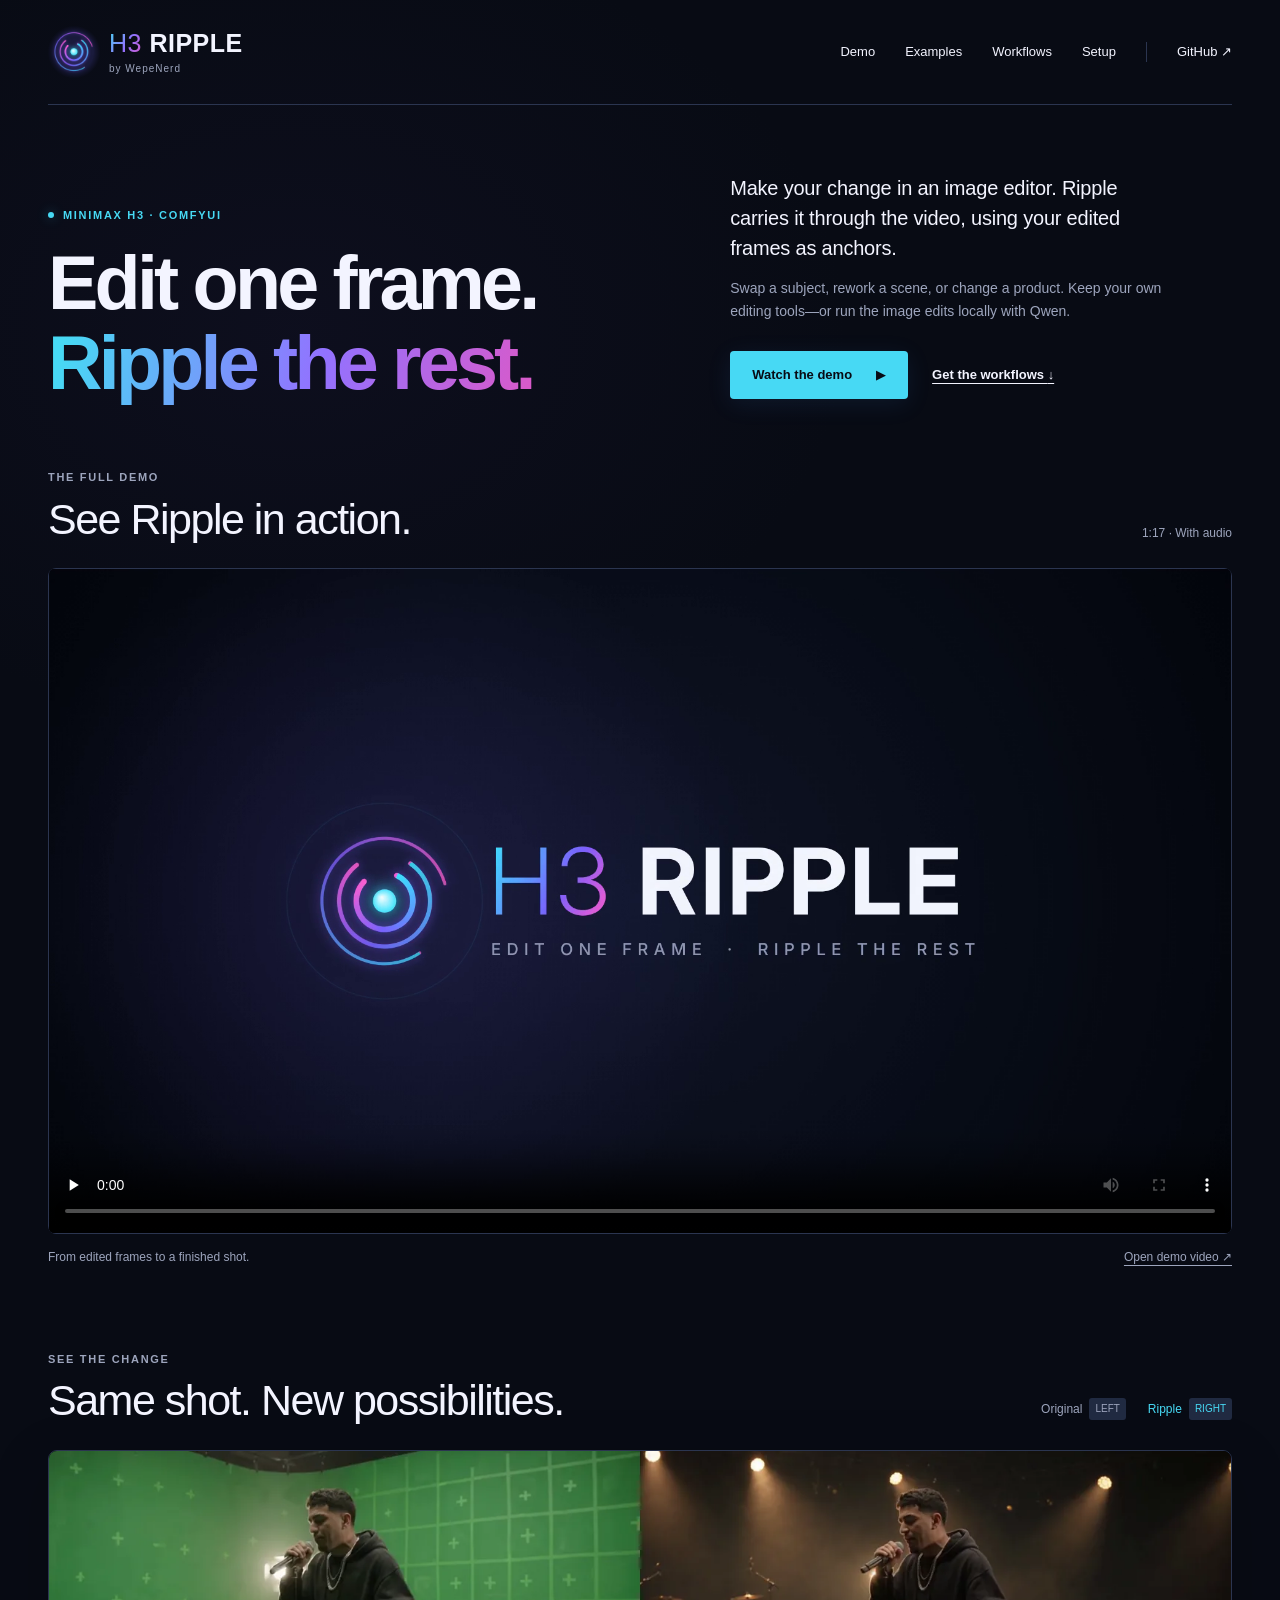
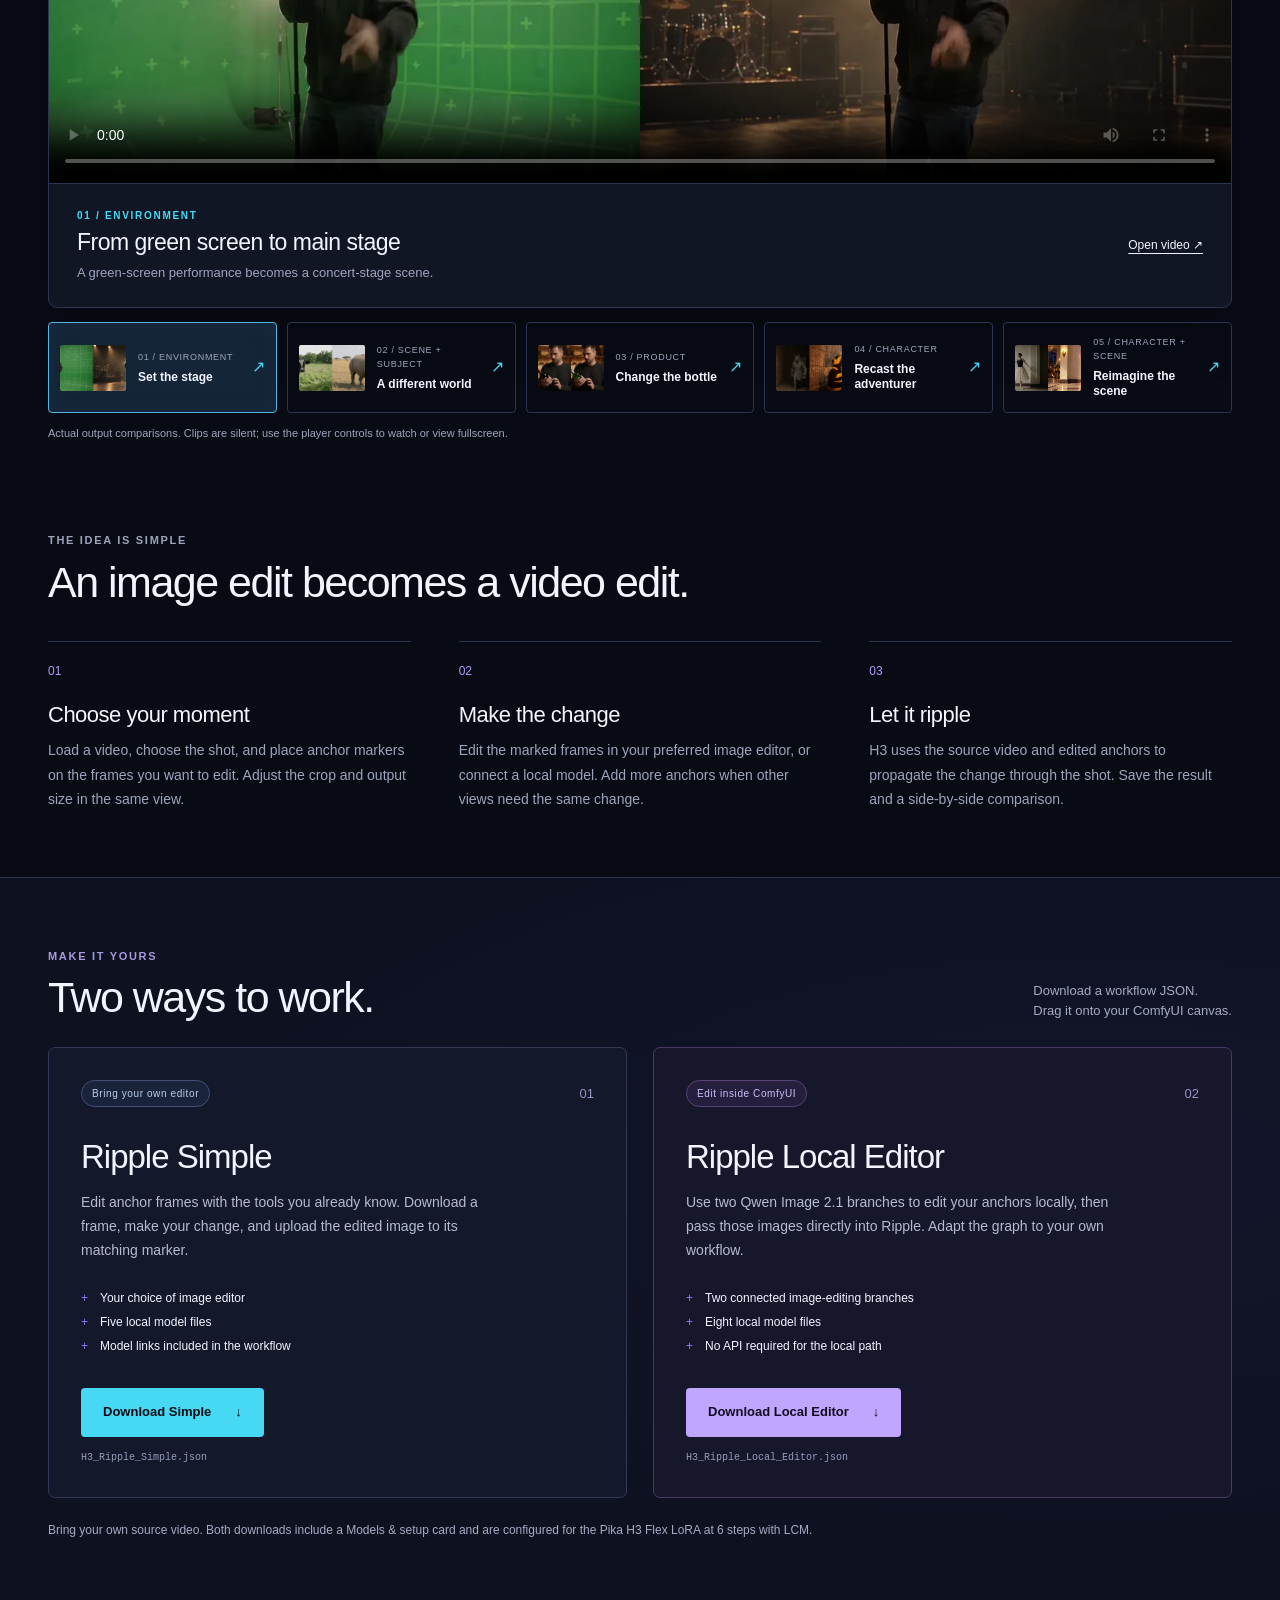
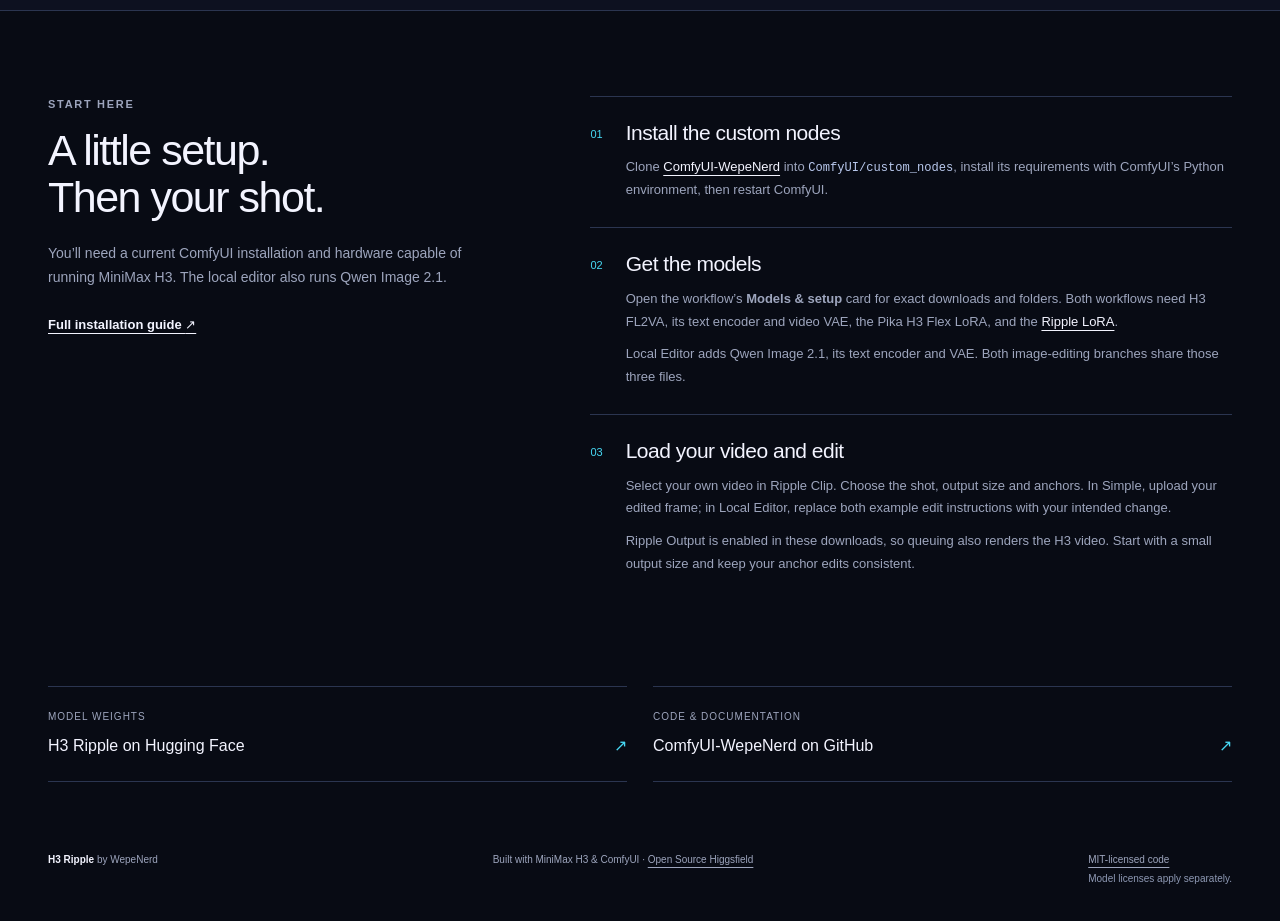
<file: docs/index.html>
<!doctype html>
<html lang="en">
<head>
  <meta charset="utf-8">
  <meta name="viewport" content="width=device-width, initial-scale=1">
  <meta name="theme-color" content="#080b14">
  <title>H3 Ripple — Edit one frame. Ripple the rest.</title>
  <meta name="description" content="Edit selected frames and carry the change through a video with H3 Ripple for ComfyUI. Watch comparisons, download workflows, and get the Ripple LoRA.">
  <meta property="og:title" content="H3 Ripple — Edit one frame. Ripple the rest.">
  <meta property="og:description" content="An image edit becomes a video edit. Explore H3 Ripple for ComfyUI, with the full demo, five examples and two downloadable workflows.">
  <meta property="og:type" content="website">
  <meta property="og:url" content="https://wepenerd.github.io/ComfyUI-WepeNerd/">
  <meta property="og:image" content="https://wepenerd.github.io/ComfyUI-WepeNerd/assets/h3-ripple-poster.png">
  <meta property="og:image:width" content="1920">
  <meta property="og:image:height" content="1080">
  <meta property="og:image:alt" content="H3 Ripple — Edit one frame. Ripple the rest.">
  <meta name="twitter:card" content="summary_large_image">
  <link rel="icon" href="favicon.svg?v=2" type="image/svg+xml">
  <link rel="stylesheet" href="styles.css?v=4">
  <script src="site-config.js?v=3" defer></script>
  <script src="script.js?v=4" defer></script>
</head>
<body>
  <a class="skip-link" href="#main">Skip to content</a>
  <header class="site-header wrap">
    <a class="wordmark" href="#" aria-label="H3 Ripple home"><svg class="brand-symbol" viewBox="405 402 280 280" aria-hidden="true"><image href="assets/h3-ripple-poster.png" width="1920" height="1080"/></svg><span><span class="brand-name"><span class="brand-h3">H3</span> RIPPLE</span><span class="byline">by WepeNerd</span></span></a>
    <nav aria-label="Main navigation"><a href="#demo">Demo</a><a href="#examples">Examples</a><a href="#workflows">Workflows</a><a href="#setup">Setup</a><a class="repo-link" href="https://github.com/WepeNerd/ComfyUI-WepeNerd">GitHub <span aria-hidden="true">↗</span></a></nav>
  </header>
  <main id="main">
    <section class="hero wrap" aria-labelledby="hero-title">
      <div><p class="eyebrow"><span class="status-dot"></span> MiniMax H3 · ComfyUI</p><h1 id="hero-title">Edit one frame.<br><span>Ripple the rest.</span></h1></div>
      <div class="hero-copy"><p>Make your change in an image editor. Ripple carries it through the video, using your edited frames as anchors.</p><p class="muted">Swap a subject, rework a scene, or change a product. Keep your own editing tools—or run the image edits locally with Qwen.</p><div class="actions"><a class="button primary" href="#demo">Watch the demo <span aria-hidden="true">▶</span></a><a class="text-link" href="#workflows">Get the workflows <span aria-hidden="true">↓</span></a></div></div>
    </section>

    <section class="demo wrap" id="demo" aria-labelledby="demo-title">
      <div class="section-heading"><div><p class="eyebrow">The full demo</p><h2 id="demo-title">See Ripple in action.</h2></div><p class="demo-details">1:17 · With audio</p></div>
      <div id="demo-embed" class="demo-player">
        <video id="demo-video" controls playsinline preload="none" poster="assets/h3-ripple-poster.png" aria-label="H3 Ripple main demo with audio">
          <source src="assets/h3-ripple-demo.mp4" type="video/mp4">
          Your browser cannot play this video. <a href="assets/h3-ripple-demo.mp4">Download the demo.</a>
        </video>
      </div>
      <div class="demo-footer"><p>From edited frames to a finished shot.</p><a class="video-link" href="assets/h3-ripple-demo.mp4">Open demo video <span aria-hidden="true">↗</span></a></div>
    </section>

    <section class="examples wrap" id="examples" aria-labelledby="examples-title">
      <div class="section-heading"><div><p class="eyebrow">See the change</p><h2 id="examples-title">Same shot. New possibilities.</h2></div><p class="legend"><span>Original <b>left</b></span><span class="result-label">Ripple <b>right</b></span></p></div>
      <div class="showcase">
        <div class="player-stage"><video id="example-video" controls playsinline preload="metadata" poster="assets/stage-replacement.webp" aria-label="Original and Ripple comparison: green-screen performer on a concert stage"><source src="assets/stage-replacement.mp4" type="video/mp4">Your browser cannot play this video. <a href="assets/stage-replacement.mp4">Download it instead.</a></video></div>
        <div class="player-caption"><div aria-live="polite"><p class="eyebrow" id="example-category">01 / Environment</p><h3 id="example-title">From green screen to main stage</h3><p id="example-description">A green-screen performance becomes a concert-stage scene.</p></div><a class="video-link" id="example-link" href="assets/stage-replacement.mp4">Open video <span aria-hidden="true">↗</span></a></div>
      </div>
      <div class="example-picker" aria-label="Choose a comparison video">
        <button class="example-choice active" type="button" aria-pressed="true" data-example="0"><img src="assets/stage-replacement.webp" alt="" width="128" height="72"><span><small>01 / Environment</small><strong>Set the stage</strong></span><span class="choice-arrow" aria-hidden="true">↗</span></button>
        <button class="example-choice" type="button" aria-pressed="false" data-example="1"><img src="assets/savanna-rhino-reveal.webp" alt="" width="128" height="72" loading="lazy"><span><small>02 / Scene + subject</small><strong>A different world</strong></span><span class="choice-arrow" aria-hidden="true">↗</span></button>
        <button class="example-choice" type="button" aria-pressed="false" data-example="2"><img src="assets/bottle-replacement.webp" alt="" width="128" height="72" loading="lazy"><span><small>03 / Product</small><strong>Change the bottle</strong></span><span class="choice-arrow" aria-hidden="true">↗</span></button>
        <button class="example-choice" type="button" aria-pressed="false" data-example="3"><img src="assets/character-swap.webp" alt="" width="128" height="72" loading="lazy"><span><small>04 / Character</small><strong>Recast the adventurer</strong></span><span class="choice-arrow" aria-hidden="true">↗</span></button>
        <button class="example-choice" type="button" aria-pressed="false" data-example="4"><img src="assets/ballerina-transformation.webp" alt="" width="128" height="72" loading="lazy"><span><small>05 / Character + scene</small><strong>Reimagine the scene</strong></span><span class="choice-arrow" aria-hidden="true">↗</span></button>
      </div>
      <noscript><p>More examples: <a href="assets/savanna-rhino.mp4">Scene and subject</a> · <a href="assets/bottle-replacement.mp4">Product</a> · <a href="assets/character-swap.mp4">Character</a> · <a href="assets/ballerina-transformation.mp4">Character and scene</a>.</p></noscript>
      <p class="media-note">Actual output comparisons. Clips are silent; use the player controls to watch or view fullscreen.</p>
    </section>

    <section class="process wrap" aria-labelledby="process-title">
      <div class="section-heading"><div><p class="eyebrow">The idea is simple</p><h2 id="process-title">An image edit becomes a video edit.</h2></div></div>
      <ol class="steps"><li><span class="step-number">01</span><h3>Choose your moment</h3><p>Load a video, choose the shot, and place anchor markers on the frames you want to edit. Adjust the crop and output size in the same view.</p></li><li><span class="step-number">02</span><h3>Make the change</h3><p>Edit the marked frames in your preferred image editor, or connect a local model. Add more anchors when other views need the same change.</p></li><li><span class="step-number">03</span><h3>Let it ripple</h3><p>H3 uses the source video and edited anchors to propagate the change through the shot. Save the result and a side-by-side comparison.</p></li></ol>
    </section>

    <section class="downloads" id="workflows" aria-labelledby="workflows-title"><div class="wrap">
      <div class="section-heading"><div><p class="eyebrow">Make it yours</p><h2 id="workflows-title">Two ways to work.</h2></div><p>Download a workflow JSON.<br>Drag it onto your ComfyUI canvas.</p></div>
      <div class="workflow-grid">
        <article class="workflow"><div class="workflow-top"><span class="workflow-tag">Bring your own editor</span><span class="workflow-index">01</span></div><h3>Ripple Simple</h3><p>Edit anchor frames with the tools you already know. Download a frame, make your change, and upload the edited image to its matching marker.</p><ul><li>Your choice of image editor</li><li>Five local model files</li><li>Model links included in the workflow</li></ul><a class="button dark" href="workflows/H3_Ripple_Simple.json" download>Download Simple <span aria-hidden="true">↓</span></a><p class="file-detail">H3_Ripple_Simple.json</p></article>
        <article class="workflow"><div class="workflow-top"><span class="workflow-tag">Edit inside ComfyUI</span><span class="workflow-index">02</span></div><h3>Ripple Local Editor</h3><p>Use two Qwen Image 2.1 branches to edit your anchors locally, then pass those images directly into Ripple. Adapt the graph to your own workflow.</p><ul><li>Two connected image-editing branches</li><li>Eight local model files</li><li>No API required for the local path</li></ul><a class="button dark" href="workflows/H3_Ripple_Local_Editor.json" download>Download Local Editor <span aria-hidden="true">↓</span></a><p class="file-detail">H3_Ripple_Local_Editor.json</p></article>
      </div>
      <p class="download-note">Bring your own source video. Both downloads include a Models &amp; setup card and are configured for the Pika H3 Flex LoRA at 6 steps with LCM.</p>
    </div></section>

    <section class="setup wrap" id="setup" aria-labelledby="setup-title">
      <div class="setup-intro"><p class="eyebrow">Start here</p><h2 id="setup-title">A little setup.<br>Then your shot.</h2><p>You’ll need a current ComfyUI installation and hardware capable of running MiniMax H3. The local editor also runs Qwen Image 2.1.</p><a class="text-link" href="https://github.com/WepeNerd/ComfyUI-WepeNerd#installation">Full installation guide <span aria-hidden="true">↗</span></a></div>
      <div class="setup-list"><article><span>01</span><div><h3>Install the custom nodes</h3><p>Clone <a href="https://github.com/WepeNerd/ComfyUI-WepeNerd">ComfyUI-WepeNerd</a> into <code>ComfyUI/custom_nodes</code>, install its requirements with ComfyUI’s Python environment, then restart ComfyUI.</p></div></article><article><span>02</span><div><h3>Get the models</h3><p>Open the workflow’s <strong>Models &amp; setup</strong> card for exact downloads and folders. Both workflows need H3 FL2VA, its text encoder and video VAE, the Pika H3 Flex LoRA, and the <a href="https://huggingface.co/WepeNerd/H3_Ripple">Ripple LoRA</a>.</p><p>Local Editor adds Qwen Image 2.1, its text encoder and VAE. Both image-editing branches share those three files.</p></div></article><article><span>03</span><div><h3>Load your video and edit</h3><p>Select your own video in Ripple Clip. Choose the shot, output size and anchors. In Simple, upload your edited frame; in Local Editor, replace both example edit instructions with your intended change.</p><p>Ripple Output is enabled in these downloads, so queuing also renders the H3 video. Start with a small output size and keep your anchor edits consistent.</p></div></article></div>
    </section>

    <section class="resources wrap" aria-label="Project resources"><a href="https://huggingface.co/WepeNerd/H3_Ripple"><span>Model weights</span><strong>H3 Ripple on Hugging Face <b aria-hidden="true">↗</b></strong></a><a href="https://github.com/WepeNerd/ComfyUI-WepeNerd"><span>Code &amp; documentation</span><strong>ComfyUI-WepeNerd on GitHub <b aria-hidden="true">↗</b></strong></a></section>
  </main>
  <footer class="wrap"><p><strong>H3 Ripple</strong> by WepeNerd</p><p>Built with MiniMax H3 &amp; ComfyUI · <a href="https://comfy.org/open-source-higgsfield">Open Source Higgsfield</a></p><p><a href="https://github.com/WepeNerd/ComfyUI-WepeNerd/blob/main/LICENSE">MIT-licensed code</a><span class="footer-note">Model licenses apply separately.</span></p></footer>
</body>
</html>
</file>
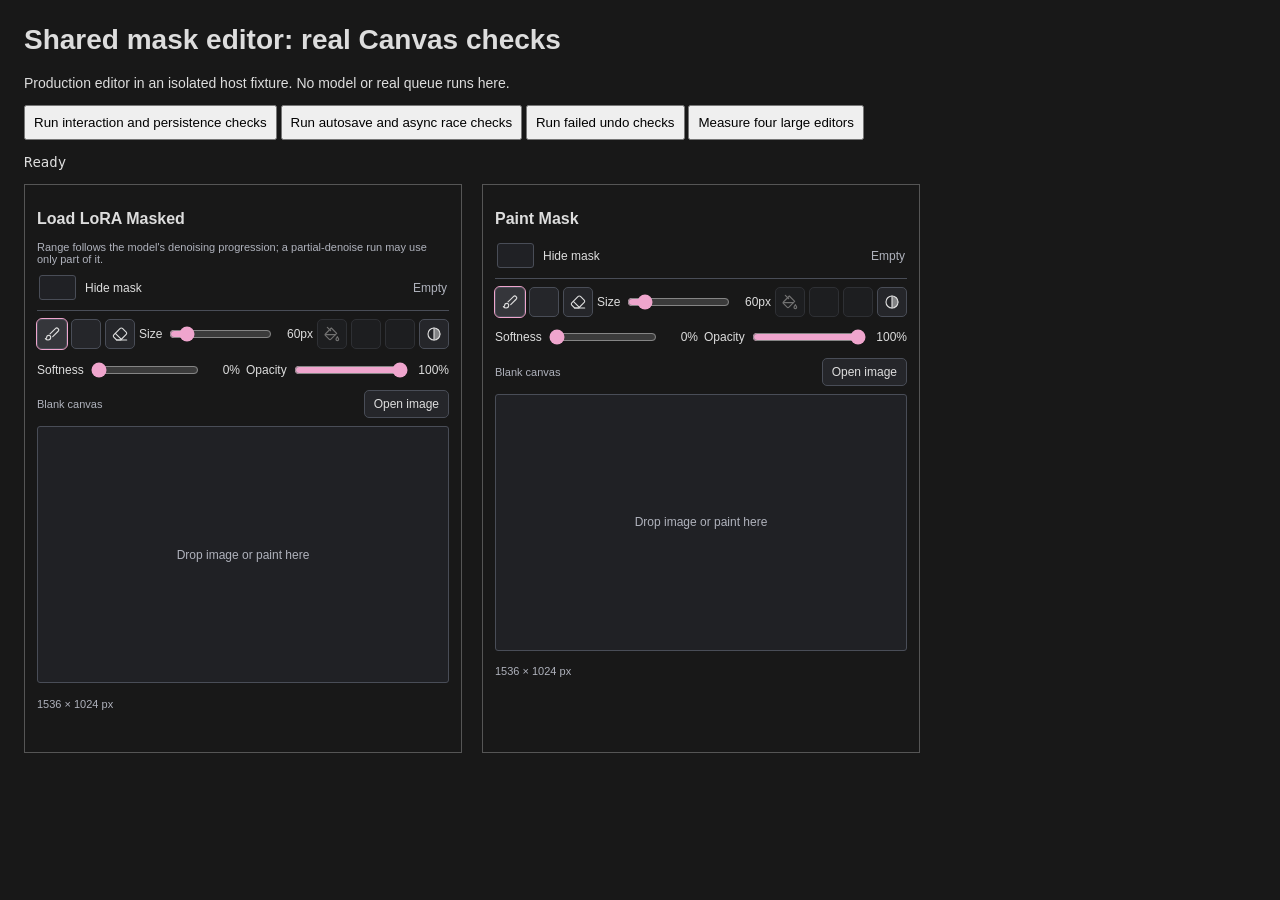
<file: tests/mask_editor.browser.html>
<!doctype html>
<meta charset="utf-8">
<title>Shared mask editor browser checks</title>
<style>
body{background:#181818;color:#ddd;font:14px Arial;margin:24px}#editors{display:flex;gap:20px;flex-wrap:wrap}.host{width:412px;padding:12px;border:1px solid #555}button{padding:8px}pre{white-space:pre-wrap;max-height:180px;overflow:auto}h2{font-size:16px}
</style>
<h1>Shared mask editor: real Canvas checks</h1>
<p>Production editor in an isolated host fixture. No model or real queue runs here.</p>
<button id="run">Run interaction and persistence checks</button>
<button id="races">Run autosave and async race checks</button>
<button id="undoFailure">Run failed undo checks</button>
<button id="perf">Measure four large editors</button>
<pre id="result">Loading…</pre><div id="editors"></div>
<script type="module">
import { MaskStroke, maskSettings } from '../js/mask_stroke.mjs';
const code = (await (await fetch('../js/wn_masked_lora.js')).text()).replace(/^import .*;\r?\n/gm, '').replace(/^export /gm, '');
const app = { registerExtension() {} }, assets = new Map();
const api = { apiURL(path) { return assets.get(new URLSearchParams(path.split('?')[1]).get('filename')); },
    async fetchApi(path, options) {
        if (path !== '/upload/image') throw Error(path);
        const filename = `fixture-${assets.size}.png`;
        assets.set(filename, URL.createObjectURL(options.body.get('image')));
        return { ok: true, json: async () => ({ filename, subfolder: 'fixture', type: 'input' }) };
    } };
const setup = new Function('app', 'api', 'MaskStroke', 'maskSettings', code + ';return setupMaskedLora;')(app, api, MaskStroke, maskSettings);
const frame = () => new Promise(requestAnimationFrame);
const check = (value, message) => { if (!value) throw Error(message); };
const waitFor = async predicate => {
    const start = performance.now();
    while (!predicate()) { check(performance.now() - start < 10000, 'async operation timed out'); await frame(); }
};
let encodesPending = 0, readersPending = 0;
const toBlob = HTMLCanvasElement.prototype.toBlob, readData = FileReader.prototype.readAsDataURL;
HTMLCanvasElement.prototype.toBlob = function(callback, ...args) {
    encodesPending++;
    return toBlob.call(this, blob => { try { callback(blob); } finally { encodesPending--; } }, ...args);
};
FileReader.prototype.readAsDataURL = function(...args) {
    readersPending++;
    this.addEventListener('loadend', () => readersPending--, { once: true });
    return readData.apply(this, args);
};
const settle = async () => { await frame(); await waitFor(() => !encodesPending && !readersPending); await frame(); };
const near = (a, b, message) => check(Math.abs(a - b) <= 1 / 255 + 1e-6, `${message}: ${a} vs ${b}`);
let fixtures = [];
async function fixture(maskOnly, width = 1536, height = 1024, saved = null) {
    const host = document.createElement('section'); host.className = 'host';
    const title = document.createElement('h2'); title.textContent = maskOnly ? 'Paint Mask' : 'Load LoRA Masked';
    host.append(title); document.querySelector('#editors').append(host);
    const names = maskOnly ? ['mask_data'] : ['lora_name', 'strength', 'mask_data'];
    const node = { properties: saved?.properties || { wnMask: { v: 1, open: true, brush: 60 } }, size: [406, 500], inputs: [],
        widgets: names.map((name, i) => ({ name, value: saved?.widgets_values[i] ?? (name === 'mask_data' ? JSON.stringify({ v: 1, width, height, empty: true }) : name === 'strength' ? -.7 : 'fixture.safetensors') })),
        graph: { change() {} }, setSize() {}, computeSize: () => [406, 500], setDirtyCanvas() {},
        addDOMWidget(name, type, root) { host.append(root); return { options: {} }; } };
    setup(node, { maskOnly }); await settle();
    const canvas = host.querySelector('.wn-mask-canvas');
    // The synthetic fixture supplies capture; manual browser gestures use real capture.
    const captures = new Set();
    canvas.setPointerCapture = id => captures.add(id); canvas.releasePointerCapture = id => captures.delete(id); canvas.hasPointerCapture = id => captures.has(id);
    const result = { node, host, canvas, width, height, button: name => host.querySelector(`[aria-label="${name}"]`),
        data: () => node.widgets.find(w => w.name === 'mask_data'),
        async setting(name, value) { const input = this.button(name); input.value = value; input.oninput(); await settle(); },
        async tool(name) { await this.button(name).onclick(); await settle(); },
        event(x, y, extra = {}) { const rect = canvas.getBoundingClientRect(); return { pointerId: 7, button: 0,
            clientX: rect.left + x / width * rect.width, clientY: rect.top + y / height * rect.height, preventDefault() {}, stopPropagation() {}, ...extra }; },
        async stroke(points, end = 'up') {
            canvas.onpointerdown(this.event(...points[0]));
            for (const point of points.slice(1)) { canvas.onpointermove(this.event(...point)); await frame(); }
            if (end === 'up') canvas.onpointerup(this.event(...points.at(-1)));
            if (end === 'cancel') canvas.onpointercancel();
            if (end === 'lost') canvas.onlostpointercapture();
            if (end === 'blur') window.dispatchEvent(new Event('blur'));
            await settle();
        },
        serialize() { const info = { properties: structuredClone(node.properties), widgets_values: node.widgets.map(w => w.value) }; node.onSerialize(info); return JSON.parse(JSON.stringify(info)); },
        async pixels() {
            const doc = JSON.parse(this.data().value), raster = document.createElement('canvas'); raster.width = doc.width; raster.height = doc.height;
            const ctx = raster.getContext('2d', { willReadFrequently: true });
            if (doc.png) { const image = new Image(); image.src = doc.png; await image.decode(); ctx.drawImage(image, 0, 0); }
            return { doc, pixel: (x, y) => [...ctx.getImageData(x, y, 1, 1).data] };
        } };
    fixtures.push(result); return result;
}
function reset() { for (const f of fixtures) { f.node.onRemoved(); f.host.remove(); } fixtures = []; }
await fixture(false); await fixture(true); document.querySelector('#result').textContent = 'Ready';
document.querySelector('#run').onclick = async () => {
    const results = [];
    try {
        reset();
        for (const maskOnly of [false, true]) {
            const f = await fixture(maskOnly);
            check(f.node.properties.wnMask.softness === 0 && f.node.properties.wnMask.opacity === 100, 'legacy defaults');
            await f.setting('Opacity', 50); await f.setting('Brush size', 120);
            await f.stroke([[500, 512], [768, 512], [768, 512], [800, 512]]);
            near((await f.pixels()).pixel(768, 512)[3] / 255, .5, 'one stroke');
            await f.stroke([[500, 512], [800, 512]]);
            near((await f.pixels()).pixel(768, 512)[3] / 255, .75, 'two strokes');
            const beforeErase = f.data().value;
            await f.tool('Eraser'); await f.setting('Softness', 100);
            await f.stroke([[768.5, 512.5]]);
            const erased = await f.pixels(); near(erased.pixel(768, 512)[3] / 255, .375, 'soft eraser center');
            check(erased.pixel(810, 512)[3] > erased.pixel(768, 512)[3], 'soft eraser falloff');
            await f.button('Undo').onclick(); check(f.data().value === beforeErase, 'one gesture one undo');
            for (const end of ['cancel', 'lost', 'blur']) {
                await f.stroke([[768, 512], [900, 512]], end); check(f.data().value === beforeErase, end + ' preserves serialization');
                await f.setting('Opacity', 0); await f.stroke([[768, 512]]); check(f.data().value === beforeErase, 'opacity zero no change');
                await f.setting('Opacity', 50);
            }
            await f.tool('Rectangle'); check(f.button('Softness').disabled, 'rectangle softness disabled');
            await f.stroke([[50, 50], [200, 150]]); near((await f.pixels()).pixel(100, 100)[3] / 255, .5, 'rectangle opacity');
            await f.tool('Brush'); await f.setting('Softness', 80);
            const durable = f.data().value;
            // Autosave and queue capture current pixels while the same drag continues.
            await f.stroke([[350, 300], [600, 300]], 'pending');
            const checkpoint = f.serialize(); check(checkpoint.widgets_values.at(-1) !== durable, 'export latest gesture');
            check(f.canvas.hasPointerCapture(7), 'autosave preserves pointer capture');
            f.data().serializeValue(); check(f.canvas.hasPointerCapture(7), 'queue preserves pointer capture');
            f.canvas.onpointermove(f.event(1000, 300)); f.canvas.onpointerup(f.event(1100, 300)); await settle();
            check((await f.pixels()).pixel(1050, 300)[3] > 0, 'drag continues after save and queue');
            const exported = f.serialize(), queued = f.data().serializeValue();
            const duplicate = await fixture(maskOnly, 1536, 1024, exported);
            check(duplicate.data().value === f.data().value, 'PNG reload equality');
            check(duplicate.node.properties.wnMask.opacity === 50 && duplicate.node.properties.wnMask.softness === 80, 'settings reload');
            await duplicate.setting('Opacity', 23); check(f.node.properties.wnMask.opacity === 50, 'duplicate settings independent');
            duplicate.button('Clear mask').click(); check(JSON.parse(duplicate.data().value).empty, 'transparent empty marker');
            check(f.data().value !== duplicate.data().value, 'duplicate mask/history independent');
            const p = (await f.pixels()).pixel(500, 300); check(p.slice(0, 3).every(v => v === 255) && p[3] > 0 && p[3] < 255, 'untinted PNG alpha');
            f.node.inputs.push({ name: 'mask', link: 1 }); f.node.onConnectionsChange();
            check(f.host.querySelector('.wn-mask-state').textContent === 'Using MASK input' && !f.host.querySelector('.wn-mask-override').hidden, 'external override warning');
            f.button('Grayscale mask').click(); await settle();
            check(f.node.properties.wnMask.grayscale && f.data().value === queued, 'grayscale does not modify coverage');
            f.node.inputs[0].link = null; f.node.onConnectionsChange();
            // Real image decode/upload/adoption, dimension decision and undo.
            const source = document.createElement('canvas'); source.width = 320; source.height = 192;
            const ctx = source.getContext('2d'); ctx.fillStyle = '#3a7299'; ctx.fillRect(0, 0, 320, 192);
            const blob = await new Promise(resolve => source.toBlob(resolve));
            f.host.querySelector('.wn-mask-editor').ondrop({ dataTransfer: { files: [blob] }, preventDefault() {}, stopPropagation() {} });
            for (let i = 0; i < 100 && f.host.querySelector('.wn-mask-decision').hidden; i++) await frame();
            check(!f.host.querySelector('.wn-mask-decision').hidden, 'reference replacement asks when dimensions differ');
            [...f.host.querySelectorAll('button')].find(b => b.textContent === 'Replace').click(); await settle();
            let doc = JSON.parse(f.data().value); check(doc.width === 320 && doc.height === 192 && doc.empty, 'reference replacement geometry');
            await f.button('Undo').onclick(); doc = JSON.parse(f.data().value); check(doc.width === 1536 && doc.height === 1024 && doc.png, 'reference undo');
            duplicate.node.onRemoved(); duplicate.host.remove(); fixtures = fixtures.filter(v => v !== duplicate);
            results.push({ editor: maskOnly ? 'Paint Mask' : 'Load LoRA Masked', status: 'PASS', checks: 'brush, soft erase, rectangle, undo, cancel/lost/blur, opacity zero, export/queue hooks, PNG reload, duplicate, override, grayscale, reference replacement' });
        }
        document.querySelector('#result').textContent = JSON.stringify({ results, userAgent: navigator.userAgent, dpr: devicePixelRatio }, null, 2);
    } catch (error) { document.querySelector('#result').textContent = 'FAIL: ' + error.stack; }
};

document.querySelector('#races').onclick = async () => {
    const results = [];
    try {
        reset();
        for (const maskOnly of [false, true]) {
            const f = await fixture(maskOnly, 256, 128);
            await f.setting('Brush size', 20); await f.setting('Opacity', 100);
            const blank = f.data().value;
            // Repeated checkpoints preserve one undo boundary, and cancel reverts saved pixels.
            await f.stroke([[25, 32], [50, 32]], 'pending'); f.serialize(); f.data().serializeValue();
            f.canvas.onpointermove(f.event(100, 32)); f.serialize();
            f.canvas.onpointerup(f.event(130, 32)); await settle();
            check((await f.pixels()).pixel(120, 32)[3] === 255, 'continued stroke');
            await f.button('Undo').onclick(); check(f.data().value === blank, 'one undo for checkpointed gesture');
            for (const end of ['cancel', 'lost', 'blur', 'escape']) {
                await f.stroke([[25, 32], [100, 32]], 'pending'); f.serialize();
                if (end === 'cancel') f.canvas.onpointercancel();
                if (end === 'lost') f.canvas.onlostpointercapture();
                if (end === 'blur') window.dispatchEvent(new Event('blur'));
                if (end === 'escape') f.host.querySelector('.wn-mask-editor').onkeydown({ key: 'Escape', stopPropagation() {} });
                await settle(); check(f.data().value === blank, 'checkpoint then ' + end);
            }
            const parse = JSON.parse; let parses = 0, changes = 0;
            JSON.parse = (...args) => { parses++; return parse(...args); };
            try { f.canvas.onpointerdown(f.event(32, 32)); } finally { JSON.parse = parse; }
            check(parses === 0, 'pointerdown reuses its PNG record without JSON parsing');
            f.serialize(); // No new pixels at pointerup: commit still notifies change tracking.
            f.node.graph.change = () => changes++;
            f.canvas.onpointerup(f.event(32, 32)); await settle(); check(changes > 0, 'checkpointed commit notifies graph');
            await f.tool('Eraser'); await f.setting('Brush size', 80); await f.stroke([[32, 32]]);
            check(JSON.parse(f.data().value).empty && f.host.querySelector('.wn-mask-state').textContent === 'Empty', 'full erasure tracks empty without a scan');
            await f.tool('Brush'); await f.setting('Brush size', 20);
            const original = HTMLCanvasElement.prototype.toBlob, held = [];
            HTMLCanvasElement.prototype.toBlob = function(callback, ...args) {
                return original.call(this, blob => held.push(() => callback(blob)), ...args);
            };
            const draw = (x, y) => { f.canvas.onpointerdown(f.event(x, y)); f.canvas.onpointerup(f.event(x, y)); };
            const release = async index => { await waitFor(() => Boolean(held[index])); held[index](); await settle(); };
            try {
                draw(32, 32); draw(96, 32);
                await release(1); const newest = f.data().value;
                await release(0); check(f.data().value === newest, 'late encode cannot overwrite newer stroke');
                let pixels = await f.pixels(); check(pixels.pixel(32, 32)[3] && pixels.pixel(96, 32)[3], 'toBlob snapshots complete mask');
                // Undo waits for the previous pending record rather than decoding stale data.value.
                draw(160, 32); draw(224, 32); await release(3);
                const undo = f.button('Undo').onclick(); await frame(); await release(2); await undo;
                pixels = await f.pixels(); check(pixels.pixel(160, 32)[3] && !pixels.pixel(224, 32)[3], 'undo awaits pending previous PNG');
                draw(32, 96); f.button('Clear mask').click(); await release(4);
                check(JSON.parse(f.data().value).empty, 'clear invalidates pending encode');
                await f.button('Undo').onclick(); check((await f.pixels()).pixel(32, 96)[3], 'undo clear restores pending record');
                draw(96, 96); const sync = f.data().serializeValue(); await release(5);
                check(sync === f.data().value && (await f.pixels()).pixel(96, 96)[3], 'sync queue fallback supersedes async encode');
                draw(160, 96);
                f.data().value = blank; f.node.onConfigure({ widgets_values: f.node.widgets.map(w => w.value) }); await settle();
                await release(6); check(f.data().value === blank, 'configure invalidates pending encode');
                draw(224, 96); f.node.onRemoved(); const removed = f.data().value; await release(7);
                check(f.data().value === removed, 'removal invalidates pending encode');
            } finally { HTMLCanvasElement.prototype.toBlob = original; }
            f.host.remove(); fixtures = fixtures.filter(value => value !== f);
            results.push({ editor: maskOnly ? 'Paint Mask' : 'Load LoRA Masked', status: 'PASS',
                checks: 'live autosave/queue, single undo, cancel/lost/blur/Escape, out-of-order encodes, pending undo, clear/undo, sync queue, configure, removal' });
        }
        document.querySelector('#result').textContent = JSON.stringify({ results, userAgent: navigator.userAgent }, null, 2);
    } catch (error) { document.querySelector('#result').textContent = 'FAIL: ' + error.stack; }
};
document.querySelector('#undoFailure').onclick = async () => {
    const results = [], rejections = [];
    const rejected = event => { rejections.push(String(event.reason)); event.preventDefault(); };
    window.addEventListener('unhandledrejection', rejected);
    try {
        reset();
        for (const maskOnly of [false, true]) {
            const f = await fixture(maskOnly, 256, 128);
            await f.setting('Brush size', 20);
            const original = HTMLCanvasElement.prototype.toBlob;
            let failNext = true;
            HTMLCanvasElement.prototype.toBlob = function(callback, ...args) {
                if (failNext) { failNext = false; queueMicrotask(() => callback(null)); }
                else return original.call(this, callback, ...args);
            };
            try {
                // Stroke two captures stroke one's still-pending PNG for Undo.
                for (const x of [32, 96]) {
                    f.canvas.onpointerdown(f.event(x, 32)); f.canvas.onpointerup(f.event(x, 32));
                }
                await settle();
                const current = f.data().value;
                check((await f.pixels()).pixel(96, 32)[3] > 0, 'second stroke encoded');
                for (let i = 0; i < 2; i++) {
                    f.button('Undo').click(); await settle();
                    check(f.data().value === current, 'failed undo retains current painting and history');
                    check(!f.button('Undo').disabled, 'failed undo keeps its history entry');
                    check(f.host.textContent.includes('Cannot undo: Could not encode the mask PNG.'), 'undo error visible');
                    check(rejections.length === 0, 'no unhandled rejection: ' + rejections.join(', '));
                }
            } finally { HTMLCanvasElement.prototype.toBlob = original; }
            results.push({ editor: maskOnly ? 'Paint Mask' : 'Load LoRA Masked', status: 'PASS',
                checks: 'failed historical PNG encode, repeated Undo preserves entry and painting, visible error, no unhandled rejection' });
        }
        document.querySelector('#result').textContent = JSON.stringify({ results, userAgent: navigator.userAgent }, null, 2);
    } catch (error) { document.querySelector('#result').textContent = 'FAIL: ' + error.stack; }
    finally { window.removeEventListener('unhandledrejection', rejected); }
};

document.querySelector('#perf').onclick = async () => {
    try {
        reset(); for (let i = 0; i < 4; i++) await fixture(i % 2 === 1, 4096, 3072);
        const counts = { encodes: 0, asyncEncodes: 0, reads: 0, fullMaskReads: 0, resizes: 0, allocations: 0, imageDraws: 0 };
        const restore = [], timings = { encodes: 0, reads: 0, imageDraws: 0, renderCallbacks: [] };
        for (const [object, name, key] of [[HTMLCanvasElement.prototype, 'toDataURL', 'encodes'], [CanvasRenderingContext2D.prototype, 'getImageData', 'reads'], [CanvasRenderingContext2D.prototype, 'drawImage', 'imageDraws']]) {
            const original = object[name]; object[name] = function(...args) { const start = performance.now(); counts[key]++; if (name === 'getImageData' && args[2] === 4096 && args[3] === 3072) counts.fullMaskReads++; const result = original.apply(this, args); timings[key] += performance.now() - start; return result; }; restore.push(() => object[name] = original);
        }
        const originalBlob = HTMLCanvasElement.prototype.toBlob;
        HTMLCanvasElement.prototype.toBlob = function(...args) { counts.asyncEncodes++; return originalBlob.apply(this, args); };
        restore.push(() => HTMLCanvasElement.prototype.toBlob = originalBlob);
        for (const name of ['width', 'height']) {
            const descriptor = Object.getOwnPropertyDescriptor(HTMLCanvasElement.prototype, name);
            Object.defineProperty(HTMLCanvasElement.prototype, name, { ...descriptor, set(value) { counts.resizes++; return descriptor.set.call(this, value); } });
            restore.push(() => Object.defineProperty(HTMLCanvasElement.prototype, name, descriptor));
        }
        const create = document.createElement;
        document.createElement = function(tag, ...args) { if (tag === 'canvas') counts.allocations++; return create.call(this, tag, ...args); };
        restore.push(() => document.createElement = create);
        const raf = window.requestAnimationFrame;
        window.requestAnimationFrame = callback => raf.call(window, time => { const start = performance.now(); callback(time); timings.renderCallbacks.push(performance.now() - start); });
        restore.push(() => window.requestAnimationFrame = raf);
        const trace = [];
        try {
            performance.mark('mask-hover-start');
            for (let i = 0; i < 100; i++) {
                const start = performance.now();
                for (const f of fixtures) f.canvas.onpointermove(f.event(20 + i * 25, 1000));
                await frame(); trace.push(performance.now() - start);
            }
            performance.mark('mask-hover-end'); performance.measure('mask-editor-100-hover-frames', 'mask-hover-start', 'mask-hover-end');
            const idle = { ...counts }; check(Object.values(idle).every(v => v === 0), 'idle work: ' + JSON.stringify(idle));
            const f = fixtures[0]; await f.setting('Brush size', 256); await f.setting('Softness', 75); await f.setting('Opacity', 50);
            const idleCallbackMs = timings.renderCallbacks.slice(); timings.renderCallbacks.length = 0;
            const start = performance.now();
            f.canvas.onpointerdown(f.event(500, 1000));
            for (let i = 1; i <= 60; i++) { f.canvas.onpointermove(f.event(500 + i * 45, 1000 + Math.sin(i / 10) * 200)); if (i % 4 === 0) await frame(); }
            const gestureMs = performance.now() - start;
            const commitStart = performance.now(); f.canvas.onpointerup(f.event(3200, 944)); const commitMs = performance.now() - commitStart;
            await settle();
            document.querySelector('#result').textContent = JSON.stringify({ editors: 4, mask: [4096, 3072], idleMovesPerEditor: 100,
                idle, hoverFrameMs: { median: trace.toSorted((a, b) => a - b)[50], max: Math.max(...trace) },
                idleCallbackMs: { max: Math.max(...idleCallbackMs), total: idleCallbackMs.reduce((a, b) => a + b, 0) },
                gesture60Samples15FramesMs: gestureMs, pointerupMs: commitMs, asyncPngFinishedAfterMs: performance.now() - commitStart, afterStroke: counts, timings,
                trace, userAgent: navigator.userAgent, dpr: devicePixelRatio }, null, 2);
        } finally { restore.reverse().forEach(fn => fn()); }
    } catch (error) { document.querySelector('#result').textContent = 'FAIL: ' + error.stack; }
};
</script>
</file>
<file: docs/styles.css>
:root {
  color-scheme:dark;
  --bg:#080b14;
  --panel:#111625;
  --text:#f3f4ff;
  --muted:#9da5bd;
  --accent:#47d9f4;
  --line:#2b3550;
  --paper:#0d1120;
  --ink:#080b14;
  font-family:Inter,"Segoe UI",Arial,sans-serif;
  font-synthesis:none;
  scroll-behavior:smooth;
  scroll-padding-top:24px;
}
* {
  box-sizing:border-box;
}
body {
  margin:0;
  background:radial-gradient(ellipse 740px 540px at 23% 8%,#211b4138,transparent 75%),var(--bg);
  color:var(--text);
  font-size:16px;
  line-height:1.55;
}
a {
  color:inherit;
  text-decoration-thickness:1px;
  text-underline-offset:4px;
}
button {
  font:inherit;
}
button,a {
  -webkit-tap-highlight-color:transparent;
}
button:focus-visible,a:focus-visible,video:focus-visible {
  outline:3px solid #db81ec;
  outline-offset:5px;
}
button {
  cursor:pointer;
}
svg {
  display:block;
}
h1,h2,h3,p {
  margin:0;
}
h1,h2,h3 {
  line-height:1.08;
  font-weight:500;
}
h2 {
  font-size:clamp(30px,3.4vw,43px);
  letter-spacing:-1.5px;
}
h3 {
  font-size:23px;
  letter-spacing:-.5px;
}
.wrap {
  width:min(1240px,calc(100% - 96px));
  margin-inline:auto;
}
.eyebrow {
  font-size:11px;
  letter-spacing:1.7px;
  text-transform:uppercase;
  font-weight:650;
  line-height:1.5;
}
.muted {
  color:var(--muted);
}
.skip-link {
  position:fixed;
  top:-100px;
  left:16px;
  padding:12px;
  background:var(--accent);
  color:var(--ink);
  z-index:10;
}
.skip-link:focus {
  top:12px;
}
.site-header {
  display:flex;
  align-items:center;
  justify-content:space-between;
  padding-block:26px;
  border-bottom:1px solid var(--line);
  gap:24px;
}
.wordmark {
  display:flex;
  align-items:center;
  gap:9px;
  text-decoration:none;
  line-height:1.1;
}
.wordmark svg {
  width:52px;
  height:52px;
  flex-shrink:0;
}
.brand-symbol {
  mask-image:radial-gradient(circle,#000 53%,transparent 72%);
}
.brand-name {
  font-size:25px;
  font-weight:750;
  letter-spacing:.5px;
  white-space:nowrap;
}
.brand-h3 {
  font-weight:350;
  background:linear-gradient(125deg,#47d9f4,#9272ff 55%,#db59c8);
  background-clip:text;
  -webkit-background-clip:text;
  color:transparent;
}
.byline {
  display:block;
  font-size:10px;
  font-weight:400;
  letter-spacing:1px;
  color:var(--muted);
  margin-top:5px;
}
.site-header nav {
  display:flex;
  gap:30px;
  align-items:center;
  font-size:13px;
}
.site-header nav a {
  text-decoration:none;
}
.site-header nav a:hover {
  color:var(--accent);
}
.repo-link {
  border-left:1px solid var(--line);
  padding-left:30px;
}
.hero {
  display:grid;
  grid-template-columns:1.22fr 1fr;
  gap:70px;
  padding-top:68px;
  padding-bottom:66px;
  align-items:end;
}
.hero .eyebrow {
  color:var(--accent);
  display:flex;
  align-items:center;
  gap:9px;
  margin-bottom:20px;
}
.status-dot {
  width:6px;
  height:6px;
  border-radius:50%;
  background:var(--accent);
  box-shadow:0 0 12px #47d9f466;
}
h1 {
  font-size:clamp(50px,5.9vw,82px);
  font-weight:650;
  letter-spacing:-3.8px;
  line-height:1.06;
}
h1 span {
  background:linear-gradient(105deg,#47d9f4 4%,#9272ff 56%,#db59c8);
  background-clip:text;
  -webkit-background-clip:text;
  color:transparent;
}
.hero-copy {
  max-width:450px;
  padding-bottom:4px;
}
.hero-copy>p:first-child {
  font-size:20px;
  line-height:1.5;
  letter-spacing:-.2px;
}
.hero-copy .muted {
  margin-top:14px;
  font-size:14px;
  line-height:1.65;
}
.actions {
  display:flex;
  align-items:center;
  gap:24px;
  flex-wrap:wrap;
  margin-top:28px;
}
.button {
  display:inline-flex;
  align-items:center;
  justify-content:space-between;
  gap:24px;
  min-height:48px;
  padding:13px 21px;
  border:1px solid transparent;
  border-radius:4px;
  font-size:13px;
  font-weight:650;
  text-decoration:none;
  transition:background .15s,transform .15s;
}
.button:hover {
  transform:translateY(-2px);
}
.primary {
  background:var(--accent);
  color:var(--ink);
  box-shadow:0 5px 24px #4795f41a;
}
.primary:hover {
  background:#87e9fa;
}
.text-link {
  font-size:13px;
  font-weight:600;
}
.section-heading {
  display:flex;
  align-items:end;
  justify-content:space-between;
  gap:32px;
  margin-bottom:26px;
}
.section-heading .eyebrow {
  margin-bottom:10px;
  color:var(--muted);
}
.legend {
  display:flex;
  gap:22px;
  font-size:12px;
  white-space:nowrap;
  padding-bottom:4px;
  color:var(--muted);
}
.legend span {
  display:flex;
  align-items:center;
  gap:7px;
}
.legend b {
  font-size:10px;
  text-transform:uppercase;
  font-weight:500;
  background:#202a41;
  padding:3px 6px;
  border-radius:3px;
}
.legend .result-label {
  color:var(--accent);
}
.showcase {
  border:1px solid var(--line);
  border-radius:9px;
  overflow:hidden;
  background:var(--panel);
  box-shadow:0 18px 60px #0003;
}
.player-stage {
  background:#04060d;
  aspect-ratio:32/9;
  min-height:250px;
  display:flex;
  align-items:center;
  justify-content:center;
}
.player-stage video {
  display:block;
  width:100%;
  height:100%;
  max-height:530px;
  aspect-ratio:32/9;
  object-fit:contain;
}
.player-caption {
  display:flex;
  justify-content:space-between;
  gap:24px;
  align-items:center;
  padding:24px 28px;
  border-top:1px solid var(--line);
}
.player-caption .eyebrow {
  color:var(--accent);
  font-size:10px;
  margin-bottom:7px;
}
.player-caption h3 {
  font-size:23px;
}
.player-caption p:last-child {
  font-size:13px;
  color:var(--muted);
  margin-top:8px;
}
.video-link {
  white-space:nowrap;
  font-size:12px;
}
.example-picker {
  display:grid;
  grid-template-columns:repeat(5,minmax(0,1fr));
  gap:10px;
  margin-top:14px;
}
.example-choice {
  display:flex;
  align-items:center;
  gap:12px;
  text-align:left;
  background:transparent;
  color:var(--text);
  border:1px solid var(--line);
  border-radius:4px;
  padding:13px 11px;
  min-height:78px;
}
.example-choice:hover {
  background:var(--panel);
}
.example-choice.active {
  border-color:#58b5de;
  background:#152538;
  box-shadow:inset 0 0 24px #4e9cfe0a;
}
.example-choice img {
  width:66px;
  height:46px;
  object-fit:cover;
  border-radius:2px;
  flex-shrink:0;
}
.example-choice small {
  display:block;
  font-size:9px;
  text-transform:uppercase;
  letter-spacing:.7px;
  color:var(--muted);
  margin-bottom:5px;
}
.example-choice strong {
  display:block;
  font-size:12px;
  font-weight:600;
  line-height:1.25;
}
.choice-arrow {
  margin-left:auto;
  color:var(--accent);
  font-size:16px;
}
.media-note {
  font-size:11px;
  color:var(--muted);
  margin-top:12px;
}
.process {
  padding-top:90px;
  padding-bottom:65px;
}
.steps {
  display:grid;
  grid-template-columns:repeat(3,1fr);
  gap:48px;
  list-style:none;
  padding:0;
  margin:36px 0 0;
}
.steps li {
  border-top:1px solid var(--line);
  padding-top:20px;
}
.step-number {
  display:block;
  font-size:12px;
  color:#b69bff;
  margin-bottom:22px;
}
.steps h3 {
  font-size:22px;
  margin-bottom:12px;
}
.steps p {
  color:var(--muted);
  font-size:14px;
  line-height:1.75;
}
.demo {
  padding-bottom:84px;
}
#demo-embed iframe,#demo-embed video {
  display:block;
  width:100%;
  aspect-ratio:16/9;
  border:1px solid var(--line);
  border-radius:6px;
}
.demo-player {
  overflow:hidden;
  border-radius:8px;
  background:#04060d;
}
.demo-details {
  color:var(--muted);
  font-size:12px;
  white-space:nowrap;
}
.demo-footer {
  display:flex;
  justify-content:space-between;
  gap:18px;
  margin-top:14px;
  color:var(--muted);
  font-size:12px;
}
[hidden] {
  display:none!important;
}
.downloads {
  background:radial-gradient(ellipse at 85% 40%,#6745af13,transparent 65%),var(--paper);
  color:var(--text);
  padding-block:70px;
  border-top:1px solid var(--line);
  border-bottom:1px solid var(--line);
}
.downloads .eyebrow {
  color:#a899dd;
}
.downloads .section-heading>p {
  font-size:13px;
  color:#a4acc4;
}
.workflow-grid {
  display:grid;
  grid-template-columns:1fr 1fr;
  gap:26px;
}
.workflow {
  border:1px solid #303951;
  border-radius:7px;
  padding:32px;
  display:flex;
  flex-direction:column;
  align-items:flex-start;
  background:#13192a;
}
.workflow:nth-child(2) {
  border-color:#483963;
  background:#17172c;
}
.workflow:nth-child(2) .workflow-tag {
  border-color:#554475;
  background:#251f3d;
  color:#d2bdfa;
}
.workflow:nth-child(2) .button {
  background:#c0a6ff;
  color:#100c1f;
}
.workflow:nth-child(2) .button:hover {
  background:#d5c3ff;
}
.workflow-top {
  display:flex;
  justify-content:space-between;
  align-items:center;
  width:100%;
  margin-bottom:32px;
}
.workflow-tag {
  font-size:10px;
  letter-spacing:.6px;
  border:1px solid #435077;
  color:#bbceeb;
  background:#19243b;
  border-radius:20px;
  padding:5px 10px;
}
.workflow-index {
  font-size:13px;
  color:#9b91c5;
}
.workflow h3 {
  font-size:33px;
  letter-spacing:-1px;
  margin-bottom:16px;
}
.workflow>p:not(.file-detail) {
  font-size:14px;
  line-height:1.7;
  max-width:430px;
  color:#b4bcd2;
}
.workflow ul {
  padding:0;
  list-style:none;
  margin:24px 0 30px;
  font-size:12px;
  line-height:2;
}
.workflow li:before {
  content:"+";
  margin-right:12px;
  color:#9272ff;
}
.dark {
  background:var(--accent);
  color:var(--ink);
  margin-top:auto;
}
.dark:hover {
  background:#87e9fa;
}
.workflow .file-detail {
  font-family:Consolas,monospace;
  font-size:10px;
  color:#949eb9;
  margin-top:13px;
  overflow-wrap:anywhere;
}
.download-note {
  font-size:12px;
  color:#a4acc4;
  margin-top:23px;
}
.setup {
  display:grid;
  grid-template-columns:1fr 1.45fr;
  gap:100px;
  padding-block:85px;
}
.setup-intro .eyebrow {
  color:var(--muted);
  margin-bottom:15px;
}
.setup-intro>p:not(.eyebrow) {
  color:var(--muted);
  font-size:14px;
  line-height:1.7;
  margin:22px 0;
}
.setup-list article {
  display:flex;
  gap:23px;
  border-top:1px solid var(--line);
  padding-block:25px;
}
.setup-list article>span {
  color:var(--accent);
  font-size:11px;
  padding-top:4px;
}
.setup-list h3 {
  font-size:21px;
  margin-bottom:12px;
}
.setup-list p {
  color:var(--muted);
  font-size:13px;
  line-height:1.75;
}
.setup-list p+p {
  margin-top:10px;
}
.setup-list a {
  color:var(--text);
}
code {
  font-family:Consolas,monospace;
  font-size:.93em;
  overflow-wrap:anywhere;
  color:#b9c9ee;
}
.resources {
  display:grid;
  grid-template-columns:1fr 1fr;
  gap:26px;
  margin-bottom:70px;
}
.resources a {
  display:block;
  text-decoration:none;
  padding:22px 0;
  border-top:1px solid var(--line);
  border-bottom:1px solid var(--line);
}
.resources a:hover strong {
  color:var(--accent);
}
.resources span {
  display:block;
  font-size:10px;
  color:var(--muted);
  text-transform:uppercase;
  letter-spacing:1px;
  margin-bottom:10px;
}
.resources strong {
  font-size:16px;
  font-weight:500;
  display:flex;
  gap:16px;
  justify-content:space-between;
}
.resources b {
  font-weight:400;
  color:var(--accent);
}
footer {
  display:flex;
  justify-content:space-between;
  gap:24px;
  padding-bottom:35px;
  align-items:start;
  font-size:10px;
  color:var(--muted);
}
footer strong {
  color:var(--text);
  font-weight:600;
}
.footer-note {
  display:block;
  margin-top:4px;
  color:#8e99b4;
}
@media(min-width:1600px) {
  .hero {
    padding-top:80px;
    padding-bottom:80px;
  }
}
@media(max-width:1100px) {
  .wrap {
    width:calc(100% - 56px);
  }
  .hero {
    gap:35px;
  }
  h1 {
    letter-spacing:-3px;
  }
  .example-choice img {
    display:none;
  }
  .example-choice {
    padding:16px;
  }
  .setup {
    gap:55px;
  }
  .hero-copy>p:first-child {
    font-size:18px;
  }
  .workflow {
    padding:26px;
  }
}
@media(max-width:760px) {
  .wrap {
    width:calc(100% - 36px);
  }
  .site-header {
    padding-block:20px;
  }
  .brand-name {
    font-size:22px;
  }
  .wordmark svg {
    width:44px;
    height:44px;
  }
  .site-header nav {
    gap:18px;
    font-size:12px;
  }
  .site-header nav a[href="#setup"] {
    display:none;
  }
  .repo-link {
    border:0;
    padding:0;
  }
  .hero {
    grid-template-columns:1fr;
    gap:26px;
    padding-top:42px;
    padding-bottom:45px;
  }
  .hero-copy {
    max-width:560px;
  }
  .hero-copy>p:first-child {
    font-size:18px;
  }
  h1 {
    font-size:clamp(48px,9.4vw,72px);
    letter-spacing:-2.8px;
  }
  .hero .eyebrow {
    margin-bottom:18px;
  }
  .actions {
    margin-top:23px;
  }
  .section-heading {
    display:block;
    margin-bottom:20px;
  }
  .legend {
    margin-top:18px;
  }
  .player-stage {
    min-height:200px;
  }
  .player-stage video {
    min-height:200px;
  }
  .player-caption {
    padding:20px;
    gap:18px;
  }
  .player-caption h3 {
    font-size:21px;
  }
  .video-link {
    font-size:10px;
  }
  .example-picker {
    grid-template-columns:repeat(2,1fr);
    gap:8px;
  }
  .example-choice:last-child:nth-child(odd) {
    grid-column:1 / -1;
  }
  .example-choice img {
    display:block;
    width:60px;
    height:42px;
  }
  .example-choice {
    padding:12px;
    min-height:74px;
  }
  .choice-arrow {
    display:none;
  }
  .process {
    padding-top:60px;
    padding-bottom:45px;
  }
  .steps {
    gap:24px;
    margin-top:26px;
  }
  .steps h3 {
    font-size:19px;
    line-height:1.2;
  }
  .steps p {
    font-size:13px;
  }
  .step-number {
    margin-bottom:16px;
  }
  .demo {
    padding-bottom:55px;
  }
  .demo-details {
    margin-top:14px;
  }
  .downloads {
    padding-block:48px;
  }
  .downloads .section-heading>p {
    margin-top:18px;
  }
  .workflow-grid {
    gap:18px;
  }
  .workflow {
    padding:22px;
  }
  .workflow h3 {
    font-size:28px;
  }
  .workflow-top {
    margin-bottom:25px;
  }
  .workflow-tag {
    font-size:9px;
  }
  .workflow-index {
    display:none;
  }
  .workflow .button {
    padding-inline:16px;
    font-size:12px;
    width:100%;
    gap:8px;
  }
  .setup {
    grid-template-columns:1fr;
    gap:25px;
    padding-block:55px;
  }
  .setup-intro {
    max-width:520px;
  }
  .resources {
    gap:20px;
    margin-bottom:40px;
  }
  .resources strong {
    font-size:14px;
  }
  footer {
    flex-wrap:wrap;
    gap:18px;
  }
  footer p:nth-child(2) {
    order:3;
    flex-basis:100%;
  }
}
@media(max-width:480px) {
  .site-header nav {
    gap:16px;
  }
  .site-header nav .repo-link,
  .site-header nav a[href="#examples"] {
    display:none;
  }
  .hero-copy .muted {
    font-size:13px;
  }
  .button {
    padding-inline:17px;
  }
  .actions {
    gap:20px;
  }
  .player-stage,.player-stage video {
    min-height:160px;
  }
  .player-caption {
    display:block;
    padding:18px;
  }
  .player-caption .video-link {
    display:inline-block;
    margin-top:15px;
  }
  .player-caption h3 {
    font-size:20px;
  }
  .player-caption p:last-child {
    font-size:12px;
  }
  .example-choice {
    gap:8px;
    padding:10px;
  }
  .example-choice img {
    width:46px;
    height:38px;
  }
  .example-choice small {
    font-size:8px;
    letter-spacing:.25px;
  }
  .example-choice strong {
    font-size:11px;
  }
  .media-note {
    font-size:10px;
  }
  .steps {
    grid-template-columns:1fr;
    gap:25px;
  }
  .steps li {
    display:grid;
    grid-template-columns:28px 1fr;
    column-gap:14px;
    padding-top:20px;
  }
  .step-number {
    grid-row:1/3;
    margin:2px 0 0;
  }
  .steps p {
    grid-column:2;
  }
  .steps h3 {
    margin-bottom:10px;
  }
  .workflow-grid {
    grid-template-columns:1fr;
  }
  .workflow {
    padding:26px;
  }
  .workflow .button {
    width:auto;
  }
  .workflow-index {
    display:block;
  }
  .workflow ul {
    margin:20px 0 24px;
  }
  .resources {
    grid-template-columns:1fr;
    gap:0;
  }
  .resources a+a {
    border-top:0;
  }
  .setup-list article {
    gap:16px;
  }
  .setup-list p {
    font-size:13px;
  }
}
@media(prefers-reduced-motion:reduce) {
  :root {
    scroll-behavior:auto;
  }
  *,*::before,*::after {
    transition:none!important;
    animation:none!important;
  }
}
</file>
